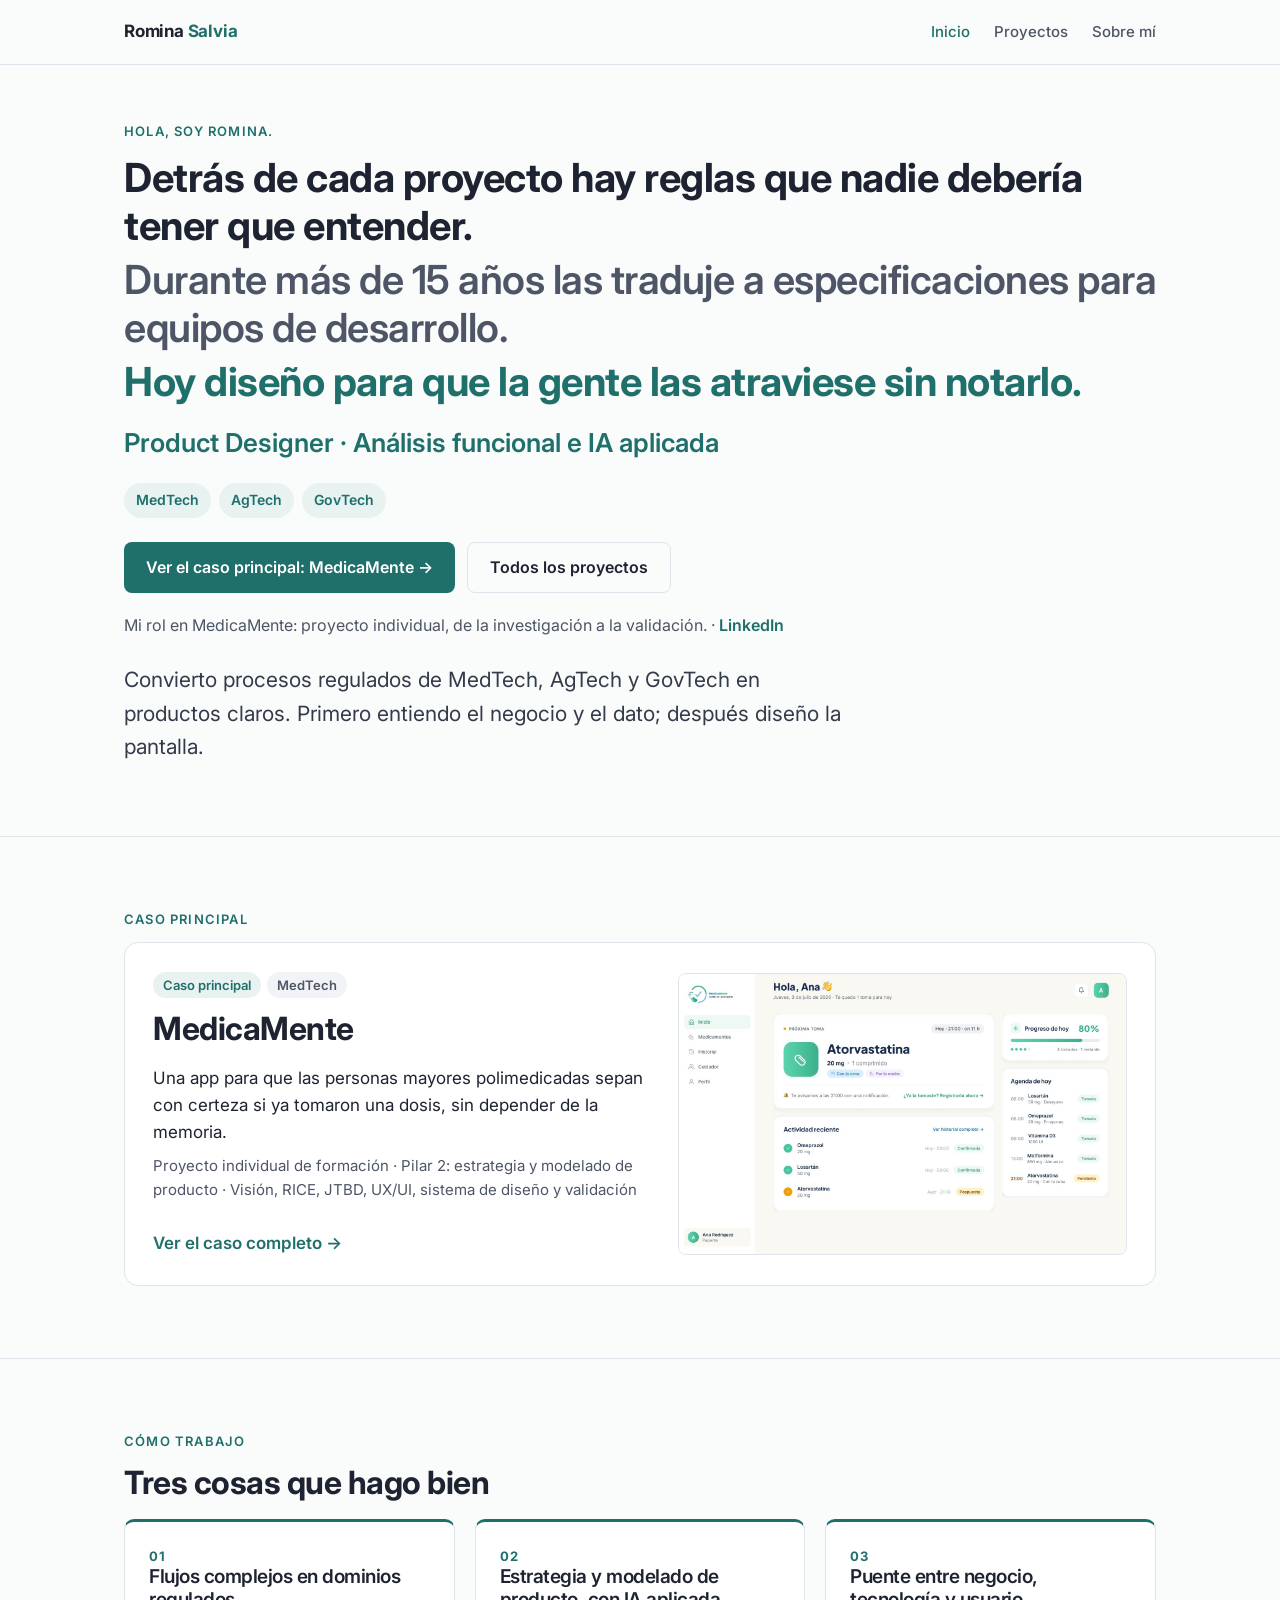
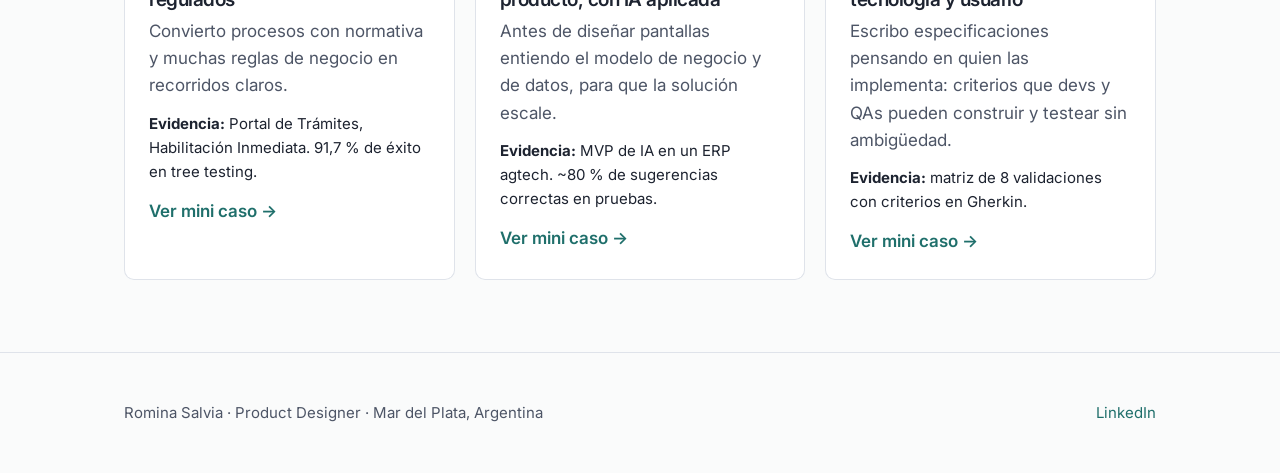
<file: index.html>
<!doctype html><html lang="es"><head><meta charset="utf-8"><meta name="viewport" content="width=device-width,initial-scale=1">
<title>Romina Salvia · Product Designer</title><meta name="description" content="Product Designer. Convierto procesos regulados de MedTech, AgTech y GovTech en productos claros.">
<link rel="preconnect" href="https://fonts.googleapis.com"><link rel="preconnect" href="https://fonts.gstatic.com" crossorigin>
<link href="https://fonts.googleapis.com/css2?family=Inter:wght@400;500;600;700&display=swap" rel="stylesheet">
<link rel="stylesheet" href="assets/style.css"></head><body>
<header class="site-head"><div class="wrap"><a class="brand" href="index.html">Romina <span>Salvia</span></a><nav class="nav"><a href="index.html" aria-current=page>Inicio</a><a href="proyectos/index.html">Proyectos</a><a href="sobre-mi.html">Sobre mí</a></nav></div></header>
<main>
<section class="hero"><div class="wrap">
<p class="eyebrow">Hola, soy Romina.</p>
<h1 class="story"><span>Detrás de cada proyecto hay reglas que nadie debería tener que entender.</span> <span>Durante más de 15 años las traduje a especificaciones para equipos de desarrollo.</span> <span>Hoy diseño para que la gente las atraviese sin notarlo.</span></h1>
<p class="role">Product Designer · Análisis funcional e IA aplicada</p>
<div class="tags"><span class="tag">MedTech</span><span class="tag">AgTech</span><span class="tag">GovTech</span></div>
<div class="btns"><a class="btn btn-primary btn-case" href="proyectos/medicamente.html">Ver el caso principal: MedicaMente →</a><a class="btn btn-ghost" href="proyectos/index.html">Todos los proyectos</a></div>
<p class="hero-case">Mi rol en MedicaMente: proyecto individual, de la investigación a la validación. · <a href="https://www.linkedin.com/in/rominasalvia" target="_blank" rel="noopener">LinkedIn</a></p>

<p class="lead">Convierto procesos regulados de MedTech, AgTech y GovTech en productos claros. Primero entiendo el negocio y el dato; después diseño la pantalla.</p></div></section>

<section><div class="wrap">
<p class="eyebrow">Caso principal</p>
<a class="project" href="proyectos/medicamente.html">
<div><span class="badge teal">Caso principal</span><span class="badge">MedTech</span>
<h2 style="margin-top:12px">MedicaMente</h2>
<p>Una app para que las personas mayores polimedicadas sepan con certeza si ya tomaron una dosis, sin depender de la memoria.</p>
<p class="meta">Proyecto individual de formación · Pilar 2: estrategia y modelado de producto · Visión, RICE, JTBD, UX/UI, sistema de diseño y validación</p>
<span class="more">Ver el caso completo →</span></div>
<img src="img/mm_d1_home_desktop.jpg" alt="Pantalla de inicio desktop de MedicaMente con la próxima toma, el progreso del día y la agenda" loading="lazy">
</a>
</div></section>

<section><div class="wrap">
<p class="eyebrow">Cómo trabajo</p><h2>Tres cosas que hago bien</h2>
<div class="grid-3">
<div class="card pillar"><div class="n">01</div><h3>Flujos complejos en dominios regulados</h3><p class="mute">Convierto procesos con normativa y muchas reglas de negocio en recorridos claros.</p><p class="ev"><b>Evidencia:</b> Portal de Trámites, Habilitación Inmediata. 91,7 % de éxito en tree testing.</p><a class="more" href="proyectos/portal-tramites.html">Ver mini caso →</a></div>
<div class="card pillar"><div class="n">02</div><h3>Estrategia y modelado de producto, con IA aplicada</h3><p class="mute">Antes de diseñar pantallas entiendo el modelo de negocio y de datos, para que la solución escale.</p><p class="ev"><b>Evidencia:</b> MVP de IA en un ERP agtech. ~80 % de sugerencias correctas en pruebas.</p><a class="more" href="proyectos/index.html#mvp-ia">Ver mini caso →</a></div>
<div class="card pillar"><div class="n">03</div><h3>Puente entre negocio, tecnología y usuario</h3><p class="mute">Escribo especificaciones pensando en quien las implementa: criterios que devs y QAs pueden construir y testear sin ambigüedad.</p><p class="ev"><b>Evidencia:</b> matriz de 8 validaciones con criterios en Gherkin.</p><a class="more" href="proyectos/index.html#matriz">Ver mini caso →</a></div>
</div></div></section>
</main>
<footer class="site-foot"><div class="wrap"><span>Romina Salvia · Product Designer · Mar del Plata, Argentina</span><span><a href="https://www.linkedin.com/in/rominasalvia" target="_blank" rel="noopener">LinkedIn</a></span></div></footer>
</body></html>
</file>
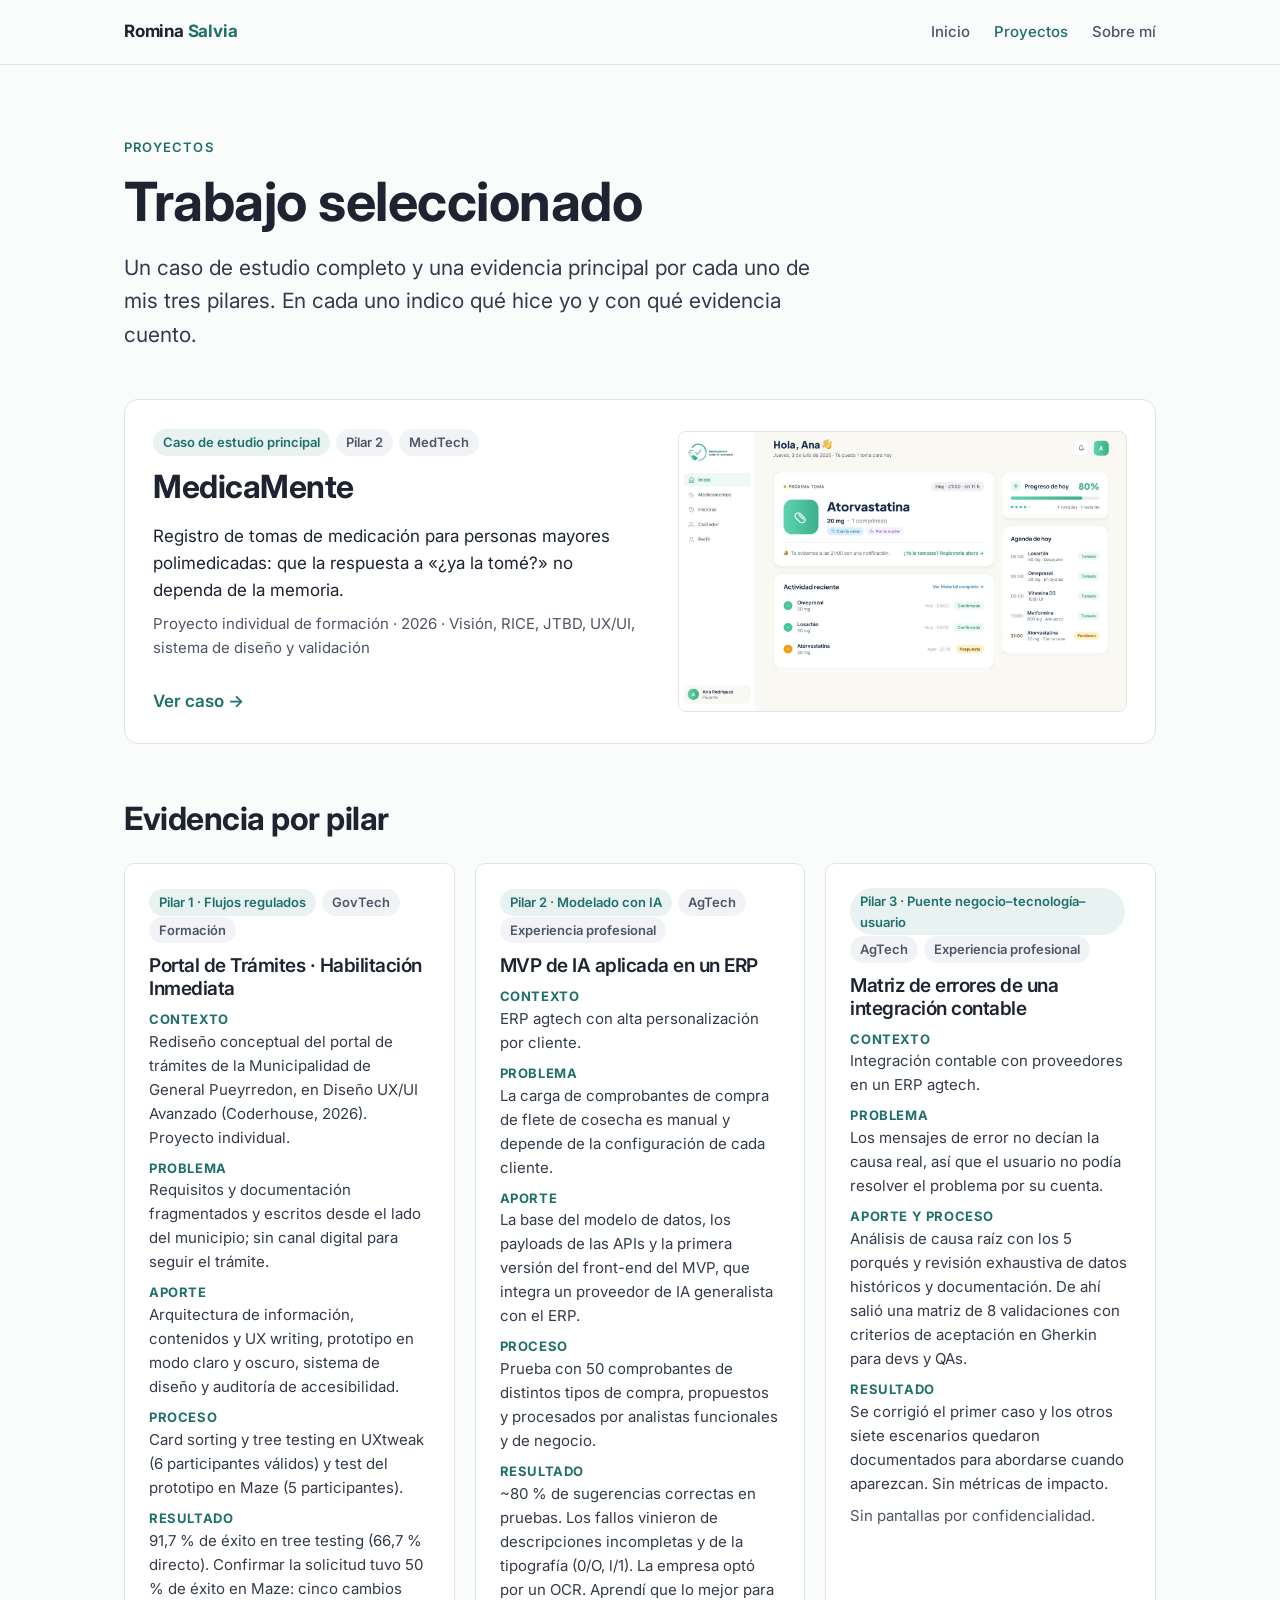
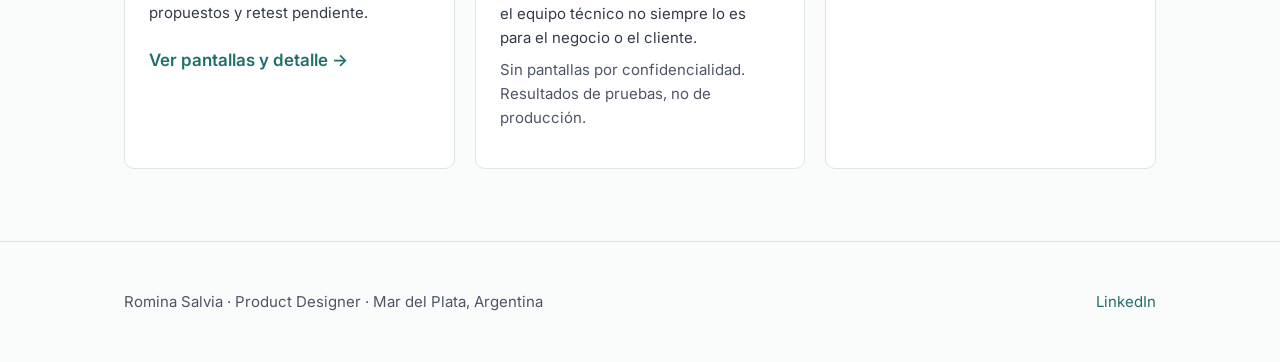
<file: proyectos/index.html>
<!doctype html><html lang="es"><head><meta charset="utf-8"><meta name="viewport" content="width=device-width,initial-scale=1">
<title>Proyectos · Romina Salvia</title><meta name="description" content="Casos de diseño de producto de Romina Salvia.">
<link rel="preconnect" href="https://fonts.googleapis.com"><link rel="preconnect" href="https://fonts.gstatic.com" crossorigin>
<link href="https://fonts.googleapis.com/css2?family=Inter:wght@400;500;600;700&display=swap" rel="stylesheet">
<link rel="stylesheet" href="../assets/style.css"></head><body>
<header class="site-head"><div class="wrap"><a class="brand" href="../index.html">Romina <span>Salvia</span></a><nav class="nav"><a href="../index.html">Inicio</a><a href="../proyectos/index.html" aria-current=page>Proyectos</a><a href="../sobre-mi.html">Sobre mí</a></nav></div></header>
<main>
<section class="case-hero"><div class="wrap">
<p class="eyebrow">Proyectos</p><h1>Trabajo seleccionado</h1>
<p class="lead" style="margin-top:16px">Un caso de estudio completo y una evidencia principal por cada uno de mis tres pilares. En cada uno indico qué hice yo y con qué evidencia cuento.</p>
</div></section>
<section style="padding-top:0;border-top:0"><div class="wrap" style="display:grid;gap:24px">
<a class="project" href="medicamente.html">
<div><span class="badge teal">Caso de estudio principal</span><span class="badge">Pilar 2</span><span class="badge">MedTech</span>
<h2 style="margin-top:12px">MedicaMente</h2>
<p>Registro de tomas de medicación para personas mayores polimedicadas: que la respuesta a «¿ya la tomé?» no dependa de la memoria.</p>
<p class="meta">Proyecto individual de formación · 2026 · Visión, RICE, JTBD, UX/UI, sistema de diseño y validación</p><span class="more">Ver caso →</span></div>
<img src="../img/mm_d1_home_desktop.jpg" alt="Inicio desktop de MedicaMente" loading="lazy"></a>
<h2 style="margin:32px 0 0">Evidencia por pilar</h2>
<div class="grid-3">
<article class="card mini" id="portal"><span class="badge teal">Pilar 1 · Flujos regulados</span><span class="badge">GovTech</span><span class="badge">Formación</span><h3 style="margin-top:12px">Portal de Trámites · Habilitación Inmediata</h3><dl><div><dt>Contexto</dt><dd>Rediseño conceptual del portal de trámites de la Municipalidad de General Pueyrredon, en Diseño UX/UI Avanzado (Coderhouse, 2026). Proyecto individual.</dd></div><div><dt>Problema</dt><dd>Requisitos y documentación fragmentados y escritos desde el lado del municipio; sin canal digital para seguir el trámite.</dd></div><div><dt>Aporte</dt><dd>Arquitectura de información, contenidos y UX writing, prototipo en modo claro y oscuro, sistema de diseño y auditoría de accesibilidad.</dd></div><div><dt>Proceso</dt><dd>Card sorting y tree testing en UXtweak (6 participantes válidos) y test del prototipo en Maze (5 participantes).</dd></div><div><dt>Resultado</dt><dd>91,7 % de éxito en tree testing (66,7 % directo). Confirmar la solicitud tuvo 50 % de éxito en Maze: cinco cambios propuestos y retest pendiente.</dd></div></dl><a class="more" href="portal-tramites.html">Ver pantallas y detalle →</a></article>
<article class="card mini" id="mvp-ia"><span class="badge teal">Pilar 2 · Modelado con IA</span><span class="badge">AgTech</span><span class="badge">Experiencia profesional</span><h3 style="margin-top:12px">MVP de IA aplicada en un ERP</h3><dl><div><dt>Contexto</dt><dd>ERP agtech con alta personalización por cliente.</dd></div><div><dt>Problema</dt><dd>La carga de comprobantes de compra de flete de cosecha es manual y depende de la configuración de cada cliente.</dd></div><div><dt>Aporte</dt><dd>La base del modelo de datos, los payloads de las APIs y la primera versión del front-end del MVP, que integra un proveedor de IA generalista con el ERP.</dd></div><div><dt>Proceso</dt><dd>Prueba con 50 comprobantes de distintos tipos de compra, propuestos y procesados por analistas funcionales y de negocio.</dd></div><div><dt>Resultado</dt><dd>~80 % de sugerencias correctas en pruebas. Los fallos vinieron de descripciones incompletas y de la tipografía (0/O, l/1). La empresa optó por un OCR. Aprendí que lo mejor para el equipo técnico no siempre lo es para el negocio o el cliente.</dd></div></dl><p class="meta">Sin pantallas por confidencialidad. Resultados de pruebas, no de producción.</p></article>
<article class="card mini" id="matriz"><span class="badge teal">Pilar 3 · Puente negocio–tecnología–usuario</span><span class="badge">AgTech</span><span class="badge">Experiencia profesional</span><h3 style="margin-top:12px">Matriz de errores de una integración contable</h3><dl><div><dt>Contexto</dt><dd>Integración contable con proveedores en un ERP agtech.</dd></div><div><dt>Problema</dt><dd>Los mensajes de error no decían la causa real, así que el usuario no podía resolver el problema por su cuenta.</dd></div><div><dt>Aporte y proceso</dt><dd>Análisis de causa raíz con los 5 porqués y revisión exhaustiva de datos históricos y documentación. De ahí salió una matriz de 8 validaciones con criterios de aceptación en Gherkin para devs y QAs.</dd></div><div><dt>Resultado</dt><dd>Se corrigió el primer caso y los otros siete escenarios quedaron documentados para abordarse cuando aparezcan. Sin métricas de impacto.</dd></div></dl><p class="meta">Sin pantallas por confidencialidad.</p></article>
</div></div></section>
</main>
<footer class="site-foot"><div class="wrap"><span>Romina Salvia · Product Designer · Mar del Plata, Argentina</span><span><a href="https://www.linkedin.com/in/rominasalvia" target="_blank" rel="noopener">LinkedIn</a></span></div></footer>
</body></html>
</file>
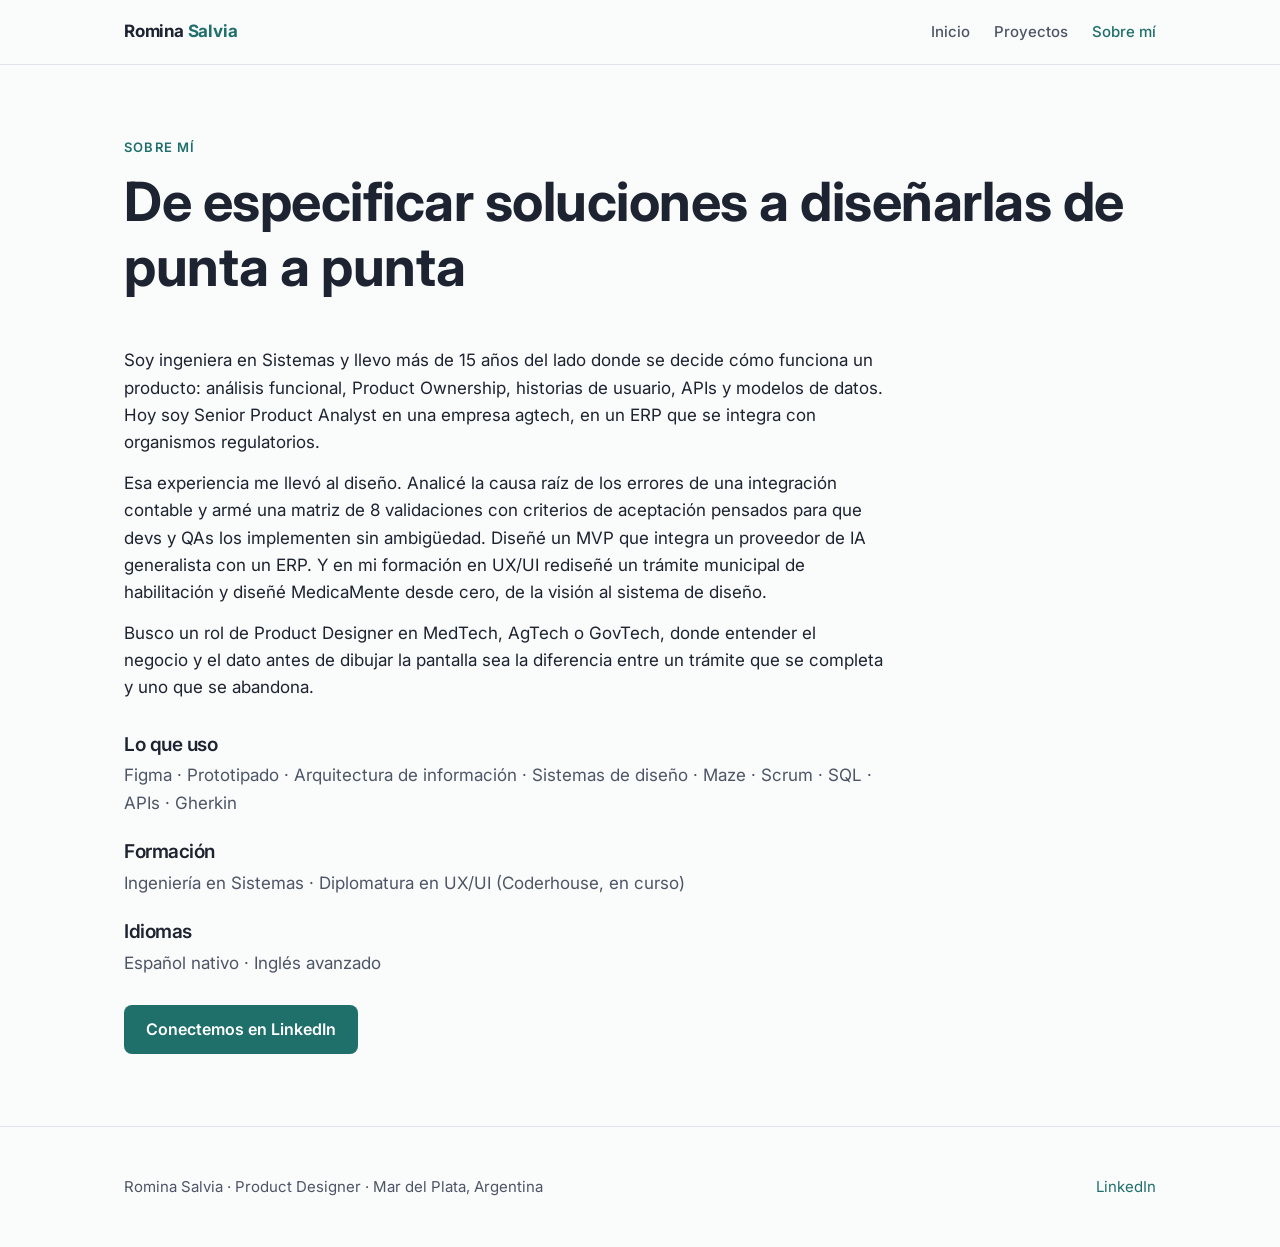
<file: sobre-mi.html>
<!doctype html><html lang="es"><head><meta charset="utf-8"><meta name="viewport" content="width=device-width,initial-scale=1">
<title>Sobre mí · Romina Salvia</title><meta name="description" content="Ingeniera en Sistemas y Product Designer.">
<link rel="preconnect" href="https://fonts.googleapis.com"><link rel="preconnect" href="https://fonts.gstatic.com" crossorigin>
<link href="https://fonts.googleapis.com/css2?family=Inter:wght@400;500;600;700&display=swap" rel="stylesheet">
<link rel="stylesheet" href="assets/style.css"></head><body>
<header class="site-head"><div class="wrap"><a class="brand" href="index.html">Romina <span>Salvia</span></a><nav class="nav"><a href="index.html">Inicio</a><a href="proyectos/index.html">Proyectos</a><a href="sobre-mi.html" aria-current=page>Sobre mí</a></nav></div></header>
<main>
<section class="case-hero"><div class="wrap">
<p class="eyebrow">Sobre mí</p><h1>De especificar soluciones a diseñarlas de punta a punta</h1>
</div></section>
<section style="padding-top:0;border-top:0"><div class="wrap prose">
<p>Soy ingeniera en Sistemas y llevo más de 15 años del lado donde se decide cómo funciona un producto: análisis funcional, Product Ownership, historias de usuario, APIs y modelos de datos. Hoy soy Senior Product Analyst en una empresa agtech, en un ERP que se integra con organismos regulatorios.</p>
<p>Esa experiencia me llevó al diseño. Analicé la causa raíz de los errores de una integración contable y armé una matriz de 8 validaciones con criterios de aceptación pensados para que devs y QAs los implementen sin ambigüedad. Diseñé un MVP que integra un proveedor de IA generalista con un ERP. Y en mi formación en UX/UI rediseñé un trámite municipal de habilitación y diseñé MedicaMente desde cero, de la visión al sistema de diseño.</p>
<p>Busco un rol de Product Designer en MedTech, AgTech o GovTech, donde entender el negocio y el dato antes de dibujar la pantalla sea la diferencia entre un trámite que se completa y uno que se abandona.</p>
<h3 style="margin-top:32px">Lo que uso</h3>
<p class="mute">Figma · Prototipado · Arquitectura de información · Sistemas de diseño · Maze · Scrum · SQL · APIs · Gherkin</p>
<h3 style="margin-top:24px">Formación</h3>
<p class="mute">Ingeniería en Sistemas · Diplomatura en UX/UI (Coderhouse, en curso)</p>
<h3 style="margin-top:24px">Idiomas</h3>
<p class="mute">Español nativo · Inglés avanzado</p>
<div class="btns" style="margin-top:28px"><a class="btn btn-primary" href="https://www.linkedin.com/in/rominasalvia" target="_blank" rel="noopener">Conectemos en LinkedIn</a></div>
</div></section>
</main>
<footer class="site-foot"><div class="wrap"><span>Romina Salvia · Product Designer · Mar del Plata, Argentina</span><span><a href="https://www.linkedin.com/in/rominasalvia" target="_blank" rel="noopener">LinkedIn</a></span></div></footer>
</body></html>
</file>
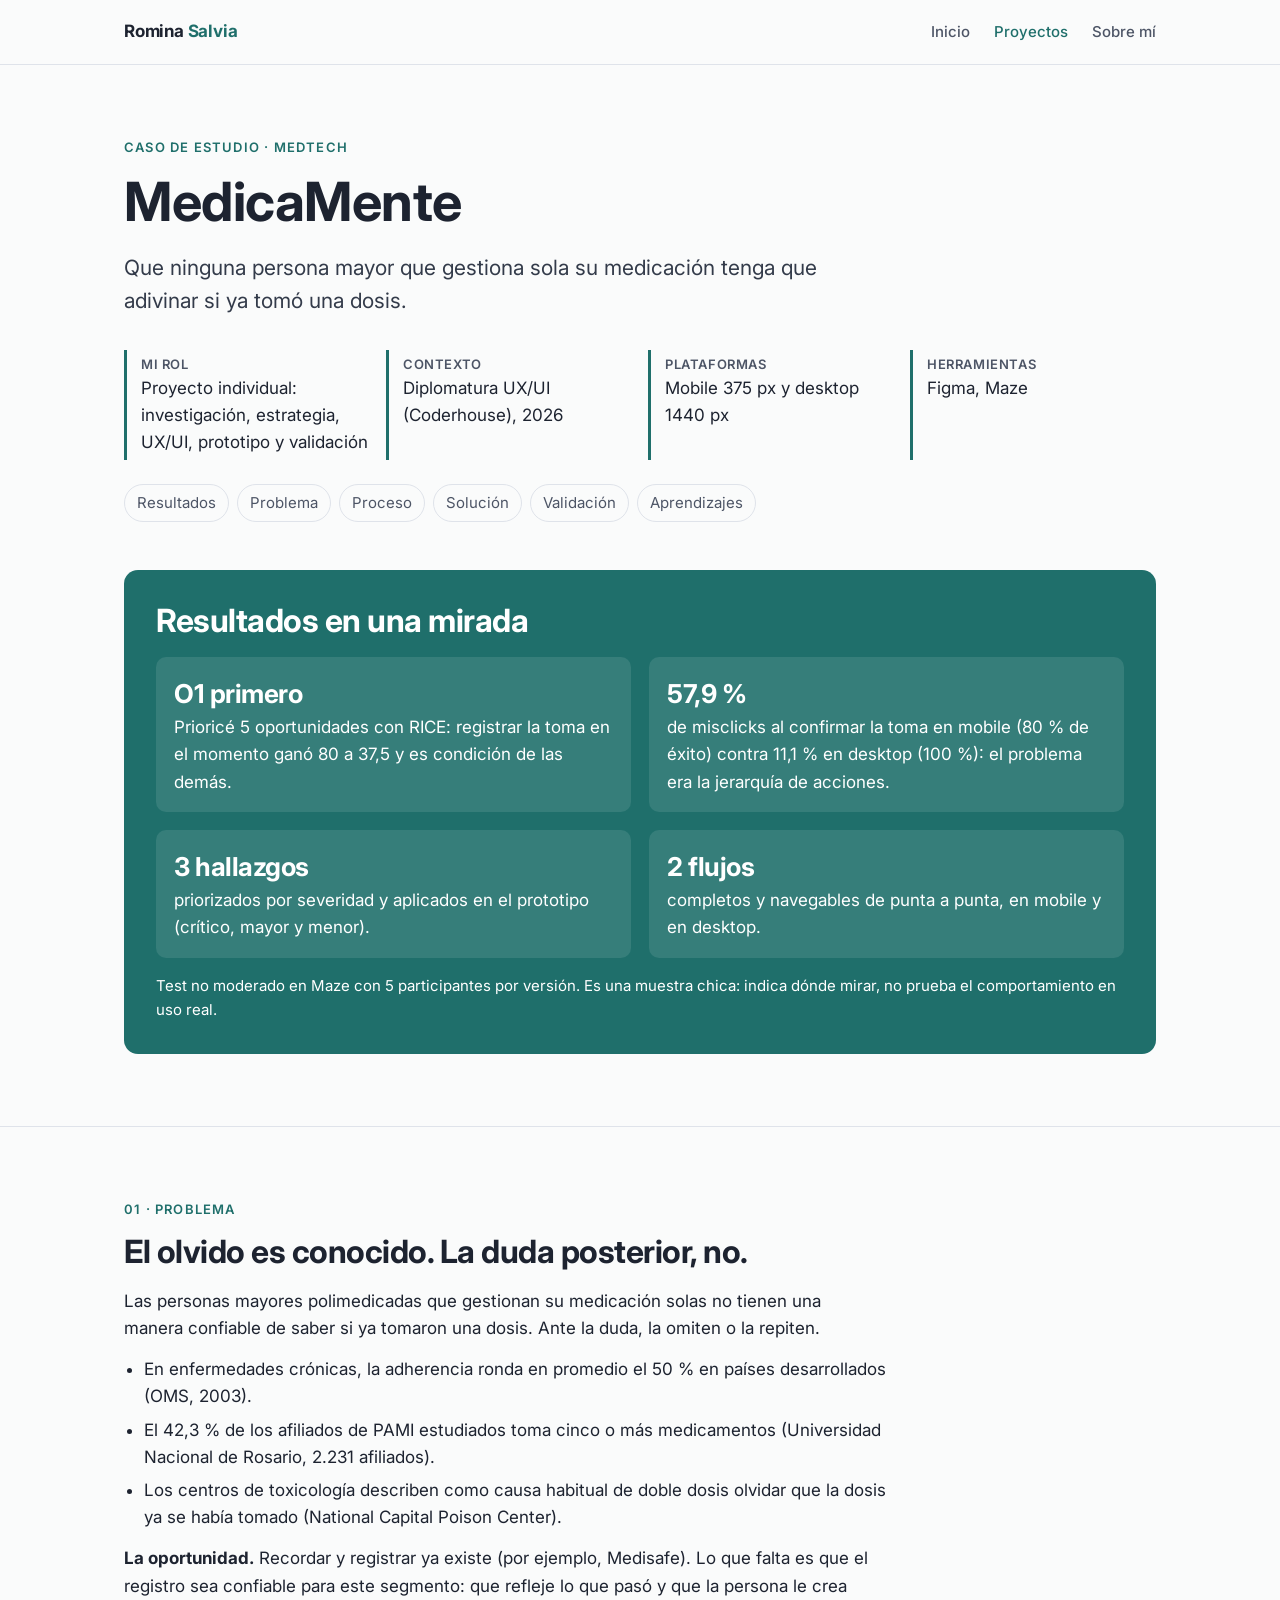
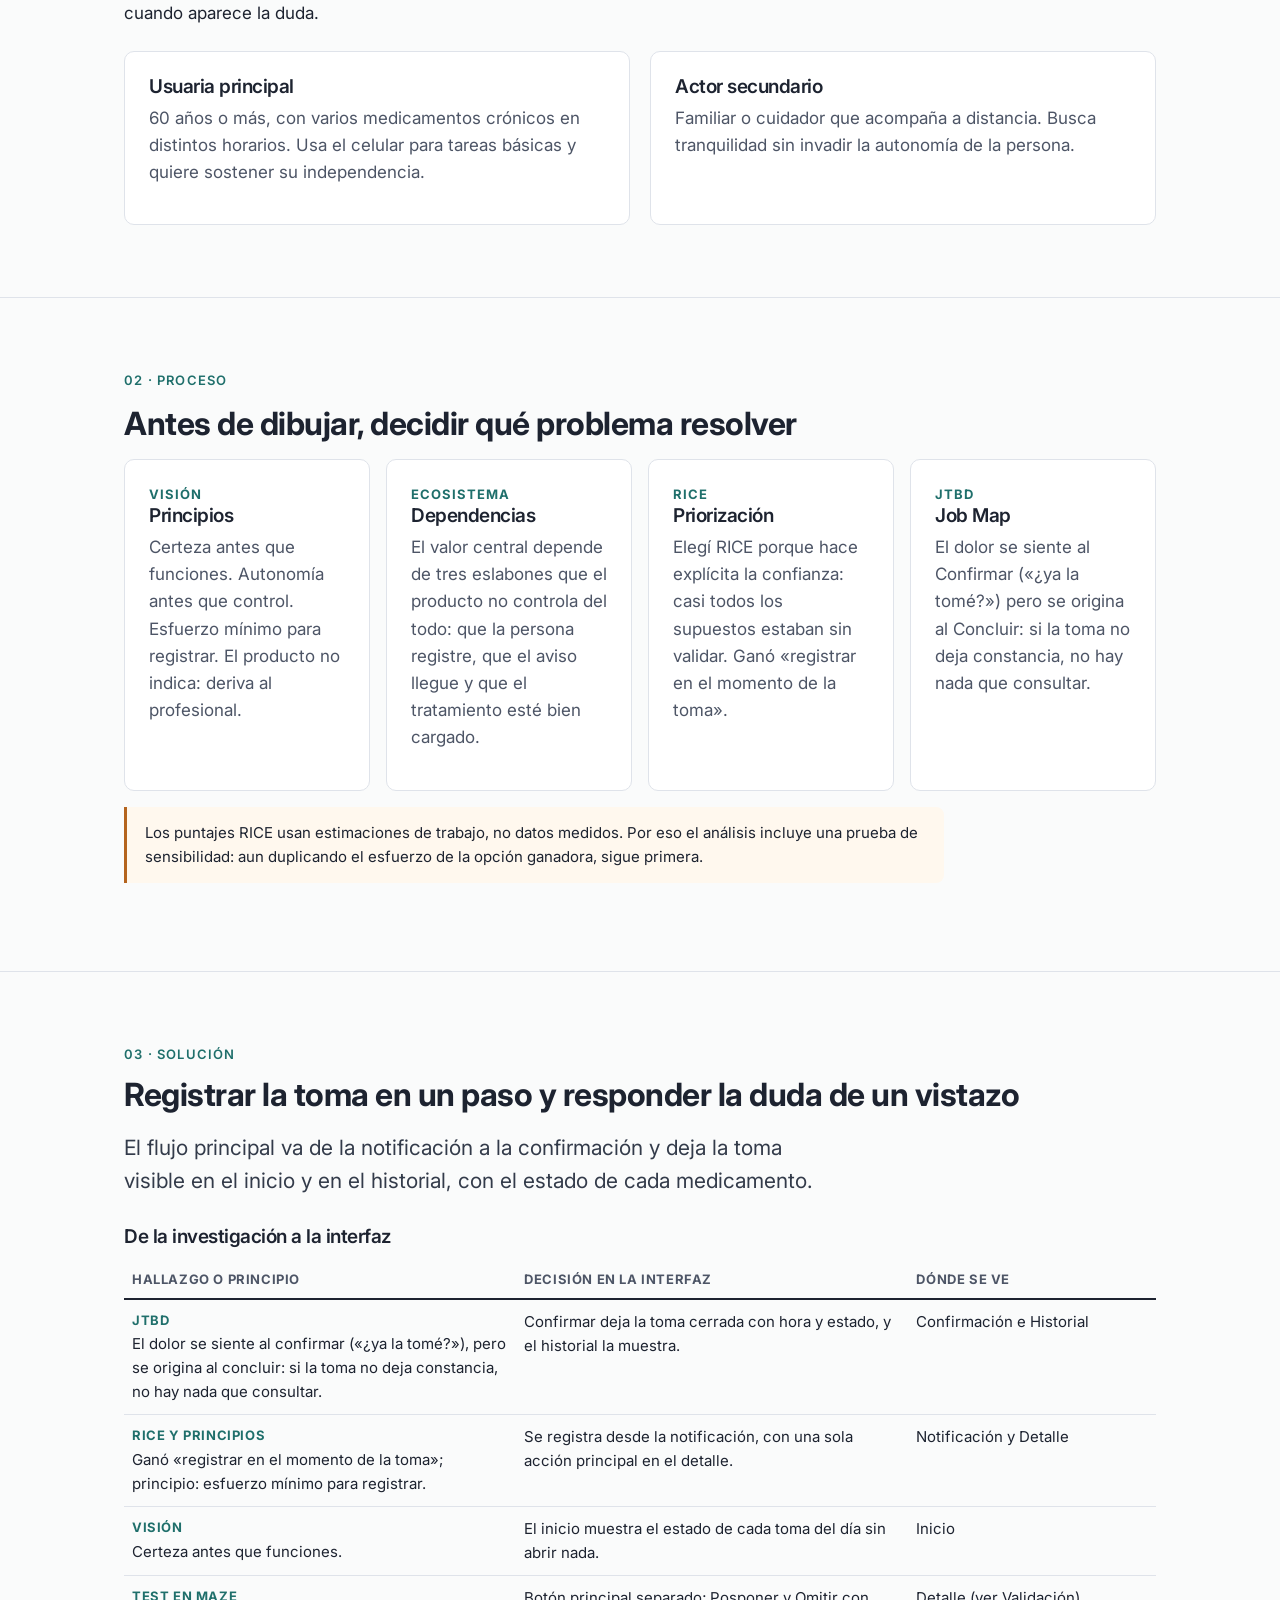
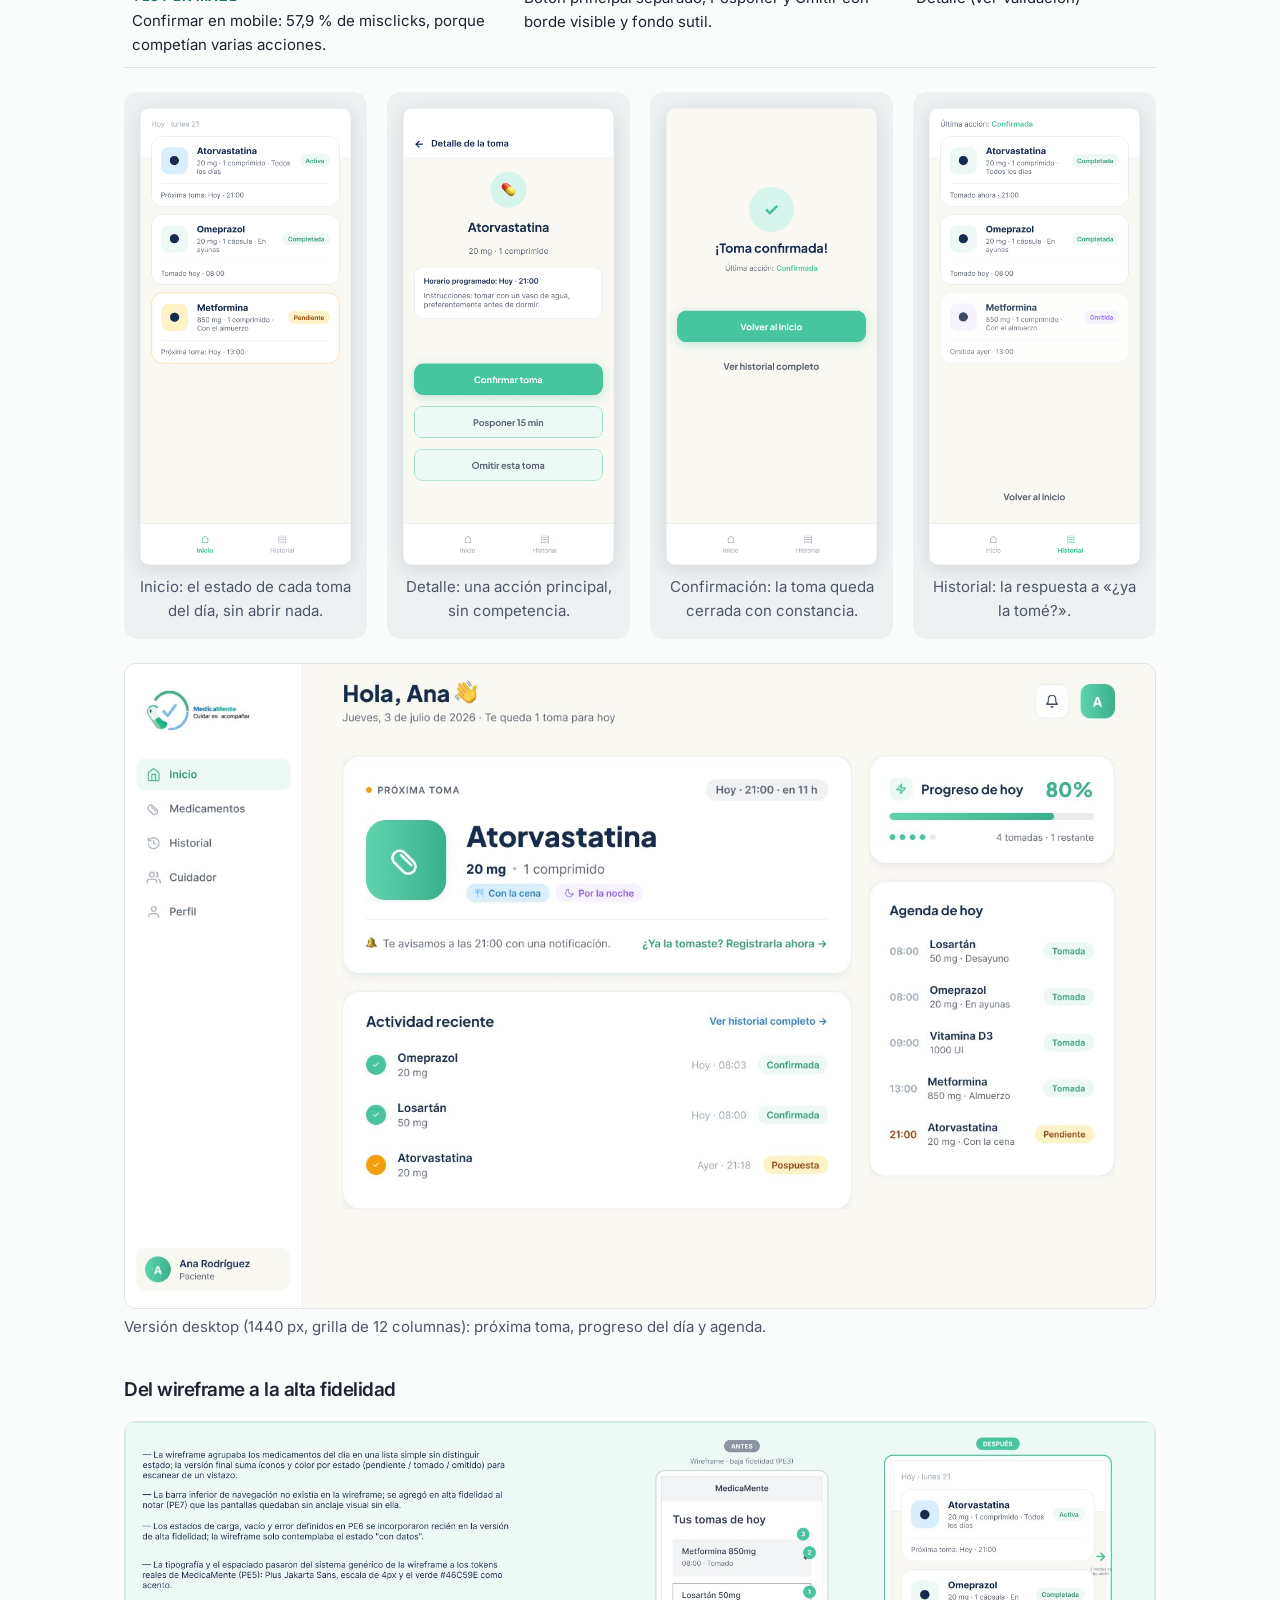
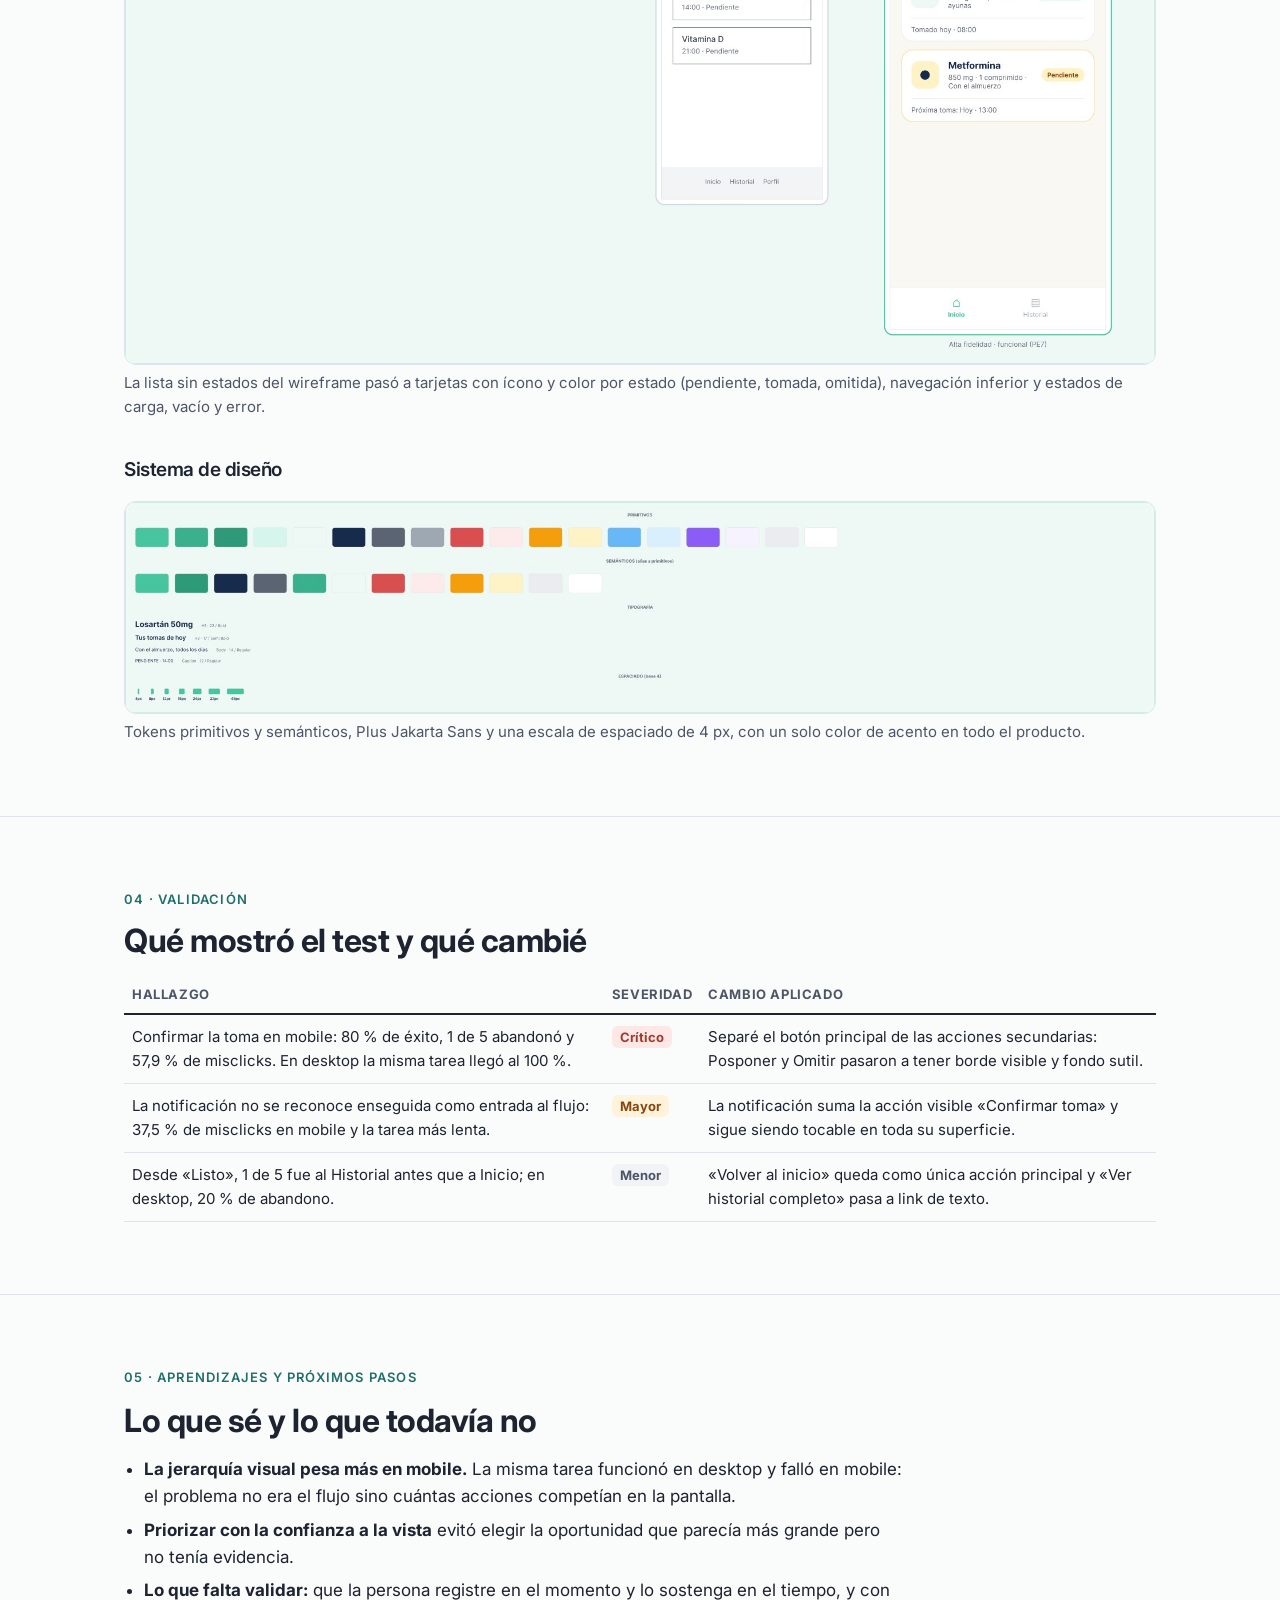
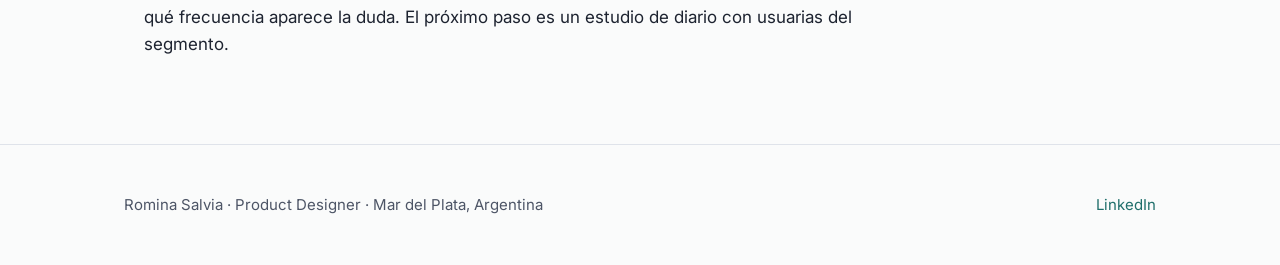
<file: proyectos/medicamente.html>
<!doctype html><html lang="es"><head><meta charset="utf-8"><meta name="viewport" content="width=device-width,initial-scale=1">
<title>MedicaMente · Caso de estudio</title><meta name="description" content="Caso de estudio de MedicaMente: registro de tomas de medicación para personas mayores.">
<link rel="preconnect" href="https://fonts.googleapis.com"><link rel="preconnect" href="https://fonts.gstatic.com" crossorigin>
<link href="https://fonts.googleapis.com/css2?family=Inter:wght@400;500;600;700&display=swap" rel="stylesheet">
<link rel="stylesheet" href="../assets/style.css"></head><body>
<header class="site-head"><div class="wrap"><a class="brand" href="../index.html">Romina <span>Salvia</span></a><nav class="nav"><a href="../index.html">Inicio</a><a href="../proyectos/index.html" aria-current=page>Proyectos</a><a href="../sobre-mi.html">Sobre mí</a></nav></div></header>
<main>
<section class="case-hero"><div class="wrap">
<p class="eyebrow">Caso de estudio · MedTech</p>
<h1>MedicaMente</h1>
<p class="lead" style="margin-top:16px">Que ninguna persona mayor que gestiona sola su medicación tenga que adivinar si ya tomó una dosis.</p>
<div class="facts">
<div class="fact"><b>Mi rol</b>Proyecto individual: investigación, estrategia, UX/UI, prototipo y validación</div>
<div class="fact"><b>Contexto</b>Diplomatura UX/UI (Coderhouse), 2026</div>
<div class="fact"><b>Plataformas</b>Mobile 375 px y desktop 1440 px</div>
<div class="fact"><b>Herramientas</b>Figma, Maze</div>
</div>
<div class="toc"><a href="#resultados">Resultados</a><a href="#problema">Problema</a><a href="#proceso">Proceso</a><a href="#solucion">Solución</a><a href="#validacion">Validación</a><a href="#aprendizajes">Aprendizajes</a></div>
</div></section>

<section id="resultados" style="border-top:0;padding-top:0"><div class="wrap">
<div class="results"><h2>Resultados en una mirada</h2>
<ul>
<li><b>O1 primero</b>Prioricé 5 oportunidades con RICE: registrar la toma en el momento ganó 80 a 37,5 y es condición de las demás.</li>
<li><b>57,9&nbsp;%</b>de misclicks al confirmar la toma en mobile (80&nbsp;% de éxito) contra 11,1&nbsp;% en desktop (100&nbsp;%): el problema era la jerarquía de acciones.</li>
<li><b>3 hallazgos</b>priorizados por severidad y aplicados en el prototipo (crítico, mayor y menor).</li>
<li><b>2 flujos</b>completos y navegables de punta a punta, en mobile y en desktop.</li>
</ul>
<p class="note">Test no moderado en Maze con 5 participantes por versión. Es una muestra chica: indica dónde mirar, no prueba el comportamiento en uso real.</p></div>
</div></section>

<section id="problema"><div class="wrap prose">
<p class="eyebrow">01 · Problema</p><h2>El olvido es conocido. La duda posterior, no.</h2>
<p>Las personas mayores polimedicadas que gestionan su medicación solas no tienen una manera confiable de saber si ya tomaron una dosis. Ante la duda, la omiten o la repiten.</p>
<ul>
<li>En enfermedades crónicas, la adherencia ronda en promedio el 50&nbsp;% en países desarrollados (OMS, 2003).</li>
<li>El 42,3&nbsp;% de los afiliados de PAMI estudiados toma cinco o más medicamentos (Universidad Nacional de Rosario, 2.231 afiliados).</li>
<li>Los centros de toxicología describen como causa habitual de doble dosis olvidar que la dosis ya se había tomado (National Capital Poison Center).</li>
</ul>
<p><b>La oportunidad.</b> Recordar y registrar ya existe (por ejemplo, Medisafe). Lo que falta es que el registro sea confiable para este segmento: que refleje lo que pasó y que la persona le crea cuando aparece la duda.</p>
<div class="grid-2" style="margin-top:24px">
<div class="card"><h3>Usuaria principal</h3><p class="mute">60 años o más, con varios medicamentos crónicos en distintos horarios. Usa el celular para tareas básicas y quiere sostener su independencia.</p></div>
<div class="card"><h3>Actor secundario</h3><p class="mute">Familiar o cuidador que acompaña a distancia. Busca tranquilidad sin invadir la autonomía de la persona.</p></div>
</div>
</div></section>

<section id="proceso"><div class="wrap prose">
<p class="eyebrow">02 · Proceso</p><h2>Antes de dibujar, decidir qué problema resolver</h2>
<div class="steps">
<div class="card step"><div class="k">VISIÓN</div><h3>Principios</h3><p class="mute">Certeza antes que funciones. Autonomía antes que control. Esfuerzo mínimo para registrar. El producto no indica: deriva al profesional.</p></div>
<div class="card step"><div class="k">ECOSISTEMA</div><h3>Dependencias</h3><p class="mute">El valor central depende de tres eslabones que el producto no controla del todo: que la persona registre, que el aviso llegue y que el tratamiento esté bien cargado.</p></div>
<div class="card step"><div class="k">RICE</div><h3>Priorización</h3><p class="mute">Elegí RICE porque hace explícita la confianza: casi todos los supuestos estaban sin validar. Ganó «registrar en el momento de la toma».</p></div>
<div class="card step"><div class="k">JTBD</div><h3>Job Map</h3><p class="mute">El dolor se siente al Confirmar («¿ya la tomé?») pero se origina al Concluir: si la toma no deja constancia, no hay nada que consultar.</p></div>
</div>
<div class="callout">Los puntajes RICE usan estimaciones de trabajo, no datos medidos. Por eso el análisis incluye una prueba de sensibilidad: aun duplicando el esfuerzo de la opción ganadora, sigue primera.</div>
</div></section>

<section id="solucion"><div class="wrap">
<p class="eyebrow">03 · Solución</p><h2>Registrar la toma en un paso y responder la duda de un vistazo</h2>
<p class="lead">El flujo principal va de la notificación a la confirmación y deja la toma visible en el inicio y en el historial, con el estado de cada medicamento.</p>
<h3 style="margin-top:28px">De la investigación a la interfaz</h3>
<table class="map"><tr><th>Hallazgo o principio</th><th>Decisión en la interfaz</th><th>Dónde se ve</th></tr>
<tr><td><span class="src">JTBD</span>El dolor se siente al confirmar («¿ya la tomé?»), pero se origina al concluir: si la toma no deja constancia, no hay nada que consultar.</td><td>Confirmar deja la toma cerrada con hora y estado, y el historial la muestra.</td><td>Confirmación e Historial</td></tr>
<tr><td><span class="src">RICE y principios</span>Ganó «registrar en el momento de la toma»; principio: esfuerzo mínimo para registrar.</td><td>Se registra desde la notificación, con una sola acción principal en el detalle.</td><td>Notificación y Detalle</td></tr>
<tr><td><span class="src">Visión</span>Certeza antes que funciones.</td><td>El inicio muestra el estado de cada toma del día sin abrir nada.</td><td>Inicio</td></tr>
<tr><td><span class="src">Test en Maze</span>Confirmar en mobile: 57,9&nbsp;% de misclicks, porque competían varias acciones.</td><td>Botón principal separado; Posponer y Omitir con borde visible y fondo sutil.</td><td>Detalle (ver Validación)</td></tr>
</table>
<div class="screens">
<figure><img src="../img/mm_s1_inicio.png" alt="Inicio mobile con las tomas del día y su estado" loading="lazy"><figcaption>Inicio: el estado de cada toma del día, sin abrir nada.</figcaption></figure>
<figure><img src="../img/mm_s3_detalle.png" alt="Detalle de la toma con el botón Confirmar toma" loading="lazy"><figcaption>Detalle: una acción principal, sin competencia.</figcaption></figure>
<figure><img src="../img/mm_s5_listo.png" alt="Confirmación de toma registrada" loading="lazy"><figcaption>Confirmación: la toma queda cerrada con constancia.</figcaption></figure>
<figure><img src="../img/mm_s6_historial.png" alt="Historial actualizado con tomas completadas y omitidas" loading="lazy"><figcaption>Historial: la respuesta a «¿ya la tomé?».</figcaption></figure>
</div>
<img class="wide" src="../img/mm_d1_home_desktop.jpg" alt="Inicio desktop con la próxima toma, progreso del día y agenda" loading="lazy">
<p class="mute" style="font-size:15px">Versión desktop (1440 px, grilla de 12 columnas): próxima toma, progreso del día y agenda.</p>
<h3 style="margin-top:40px">Del wireframe a la alta fidelidad</h3>
<img class="wide" src="../img/mm_evolucion.jpg" alt="Comparación entre el wireframe de baja fidelidad y la pantalla final" loading="lazy">
<p class="mute" style="font-size:15px">La lista sin estados del wireframe pasó a tarjetas con ícono y color por estado (pendiente, tomada, omitida), navegación inferior y estados de carga, vacío y error.</p>
<h3 style="margin-top:40px">Sistema de diseño</h3>
<img class="wide" src="../img/mm_tokens.jpg" alt="Tokens de color primitivos y semánticos, escala tipográfica y espaciado base 4" loading="lazy">
<p class="mute" style="font-size:15px">Tokens primitivos y semánticos, Plus Jakarta Sans y una escala de espaciado de 4 px, con un solo color de acento en todo el producto.</p>
</div></section>

<section id="validacion"><div class="wrap">
<p class="eyebrow">04 · Validación</p><h2>Qué mostró el test y qué cambié</h2>
<table><tr><th>Hallazgo</th><th>Severidad</th><th>Cambio aplicado</th></tr>
<tr><td>Confirmar la toma en mobile: 80&nbsp;% de éxito, 1 de 5 abandonó y 57,9&nbsp;% de misclicks. En desktop la misma tarea llegó al 100&nbsp;%.</td><td><span class="sev c">Crítico</span></td><td>Separé el botón principal de las acciones secundarias: Posponer y Omitir pasaron a tener borde visible y fondo sutil.</td></tr>
<tr><td>La notificación no se reconoce enseguida como entrada al flujo: 37,5&nbsp;% de misclicks en mobile y la tarea más lenta.</td><td><span class="sev m">Mayor</span></td><td>La notificación suma la acción visible «Confirmar toma» y sigue siendo tocable en toda su superficie.</td></tr>
<tr><td>Desde «Listo», 1 de 5 fue al Historial antes que a Inicio; en desktop, 20&nbsp;% de abandono.</td><td><span class="sev n">Menor</span></td><td>«Volver al inicio» queda como única acción principal y «Ver historial completo» pasa a link de texto.</td></tr>
</table>
</div></section>

<section id="aprendizajes"><div class="wrap prose">
<p class="eyebrow">05 · Aprendizajes y próximos pasos</p><h2>Lo que sé y lo que todavía no</h2>
<ul>
<li><b>La jerarquía visual pesa más en mobile.</b> La misma tarea funcionó en desktop y falló en mobile: el problema no era el flujo sino cuántas acciones competían en la pantalla.</li>
<li><b>Priorizar con la confianza a la vista</b> evitó elegir la oportunidad que parecía más grande pero no tenía evidencia.</li>
<li><b>Lo que falta validar:</b> que la persona registre en el momento y lo sostenga en el tiempo, y con qué frecuencia aparece la duda. El próximo paso es un estudio de diario con usuarias del segmento.</li>
</ul>
</div></section>
</main>
<footer class="site-foot"><div class="wrap"><span>Romina Salvia · Product Designer · Mar del Plata, Argentina</span><span><a href="https://www.linkedin.com/in/rominasalvia" target="_blank" rel="noopener">LinkedIn</a></span></div></footer>
</body></html>
</file>
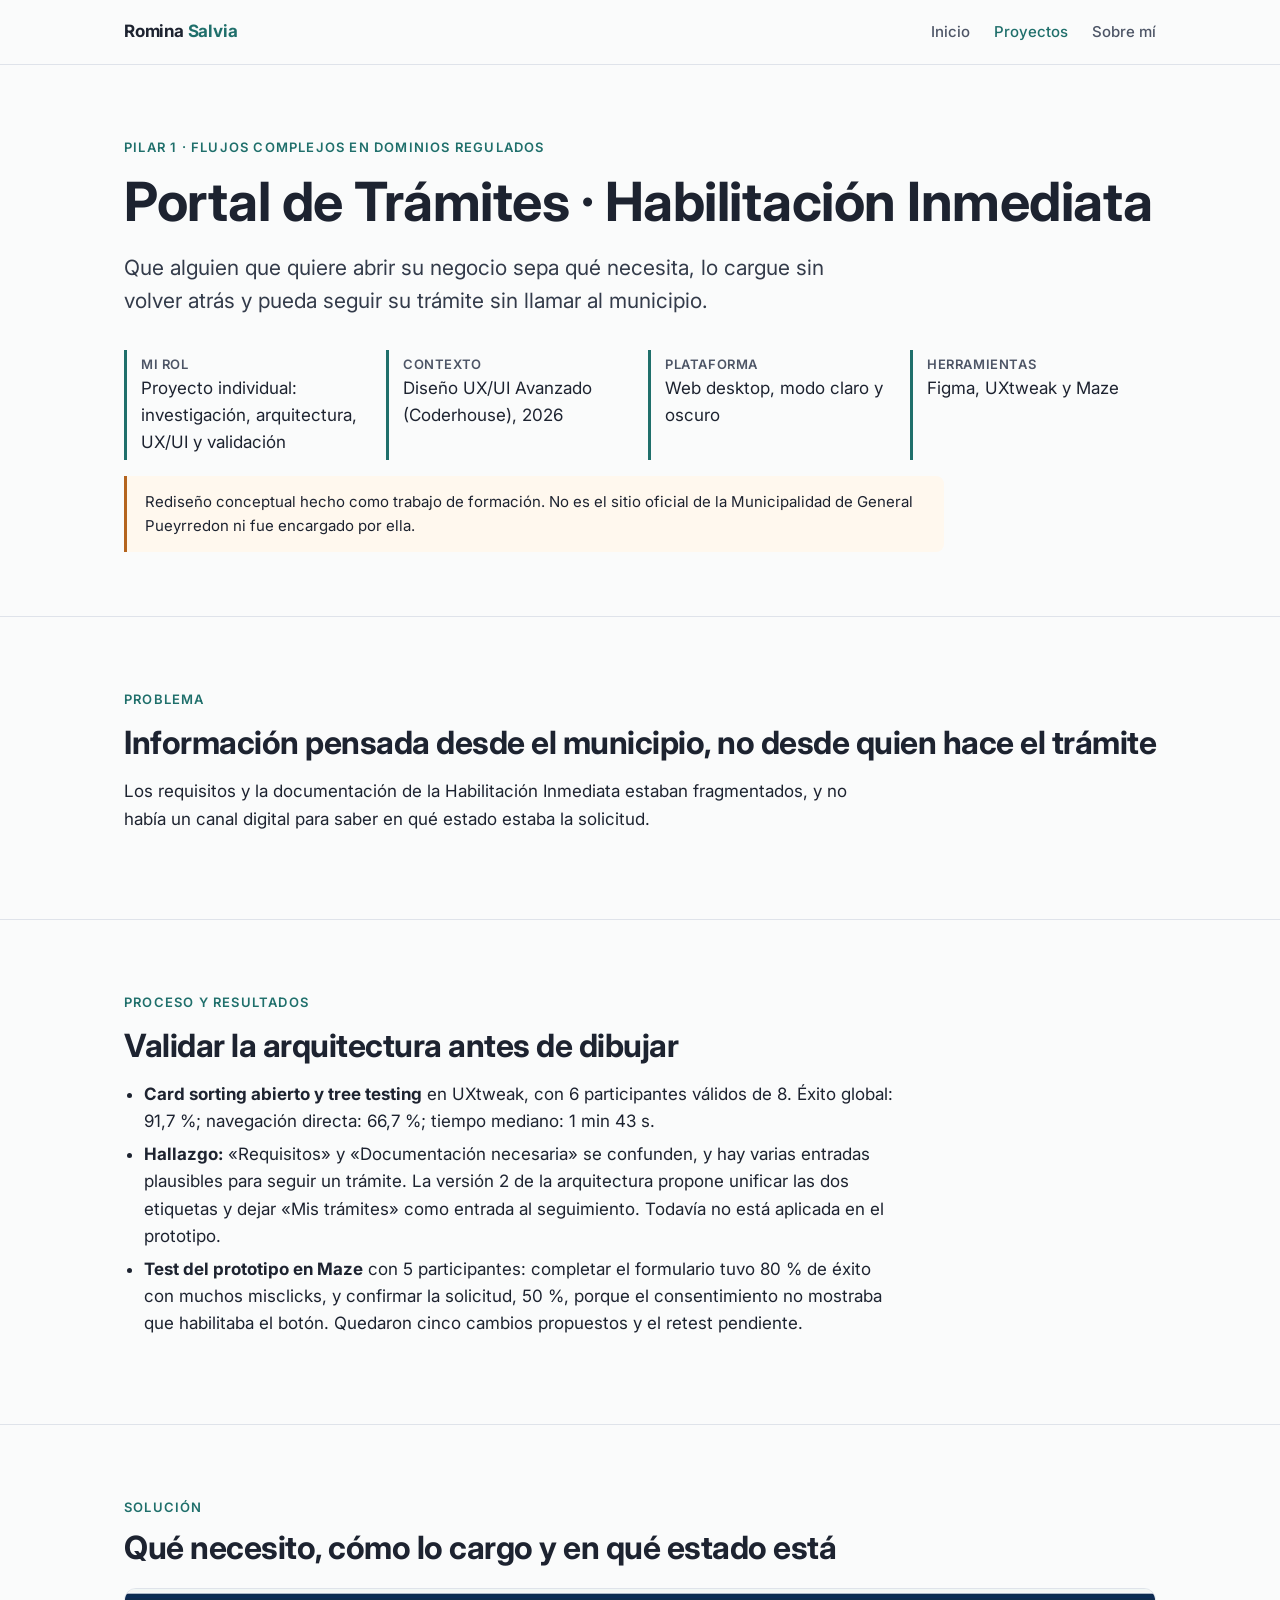
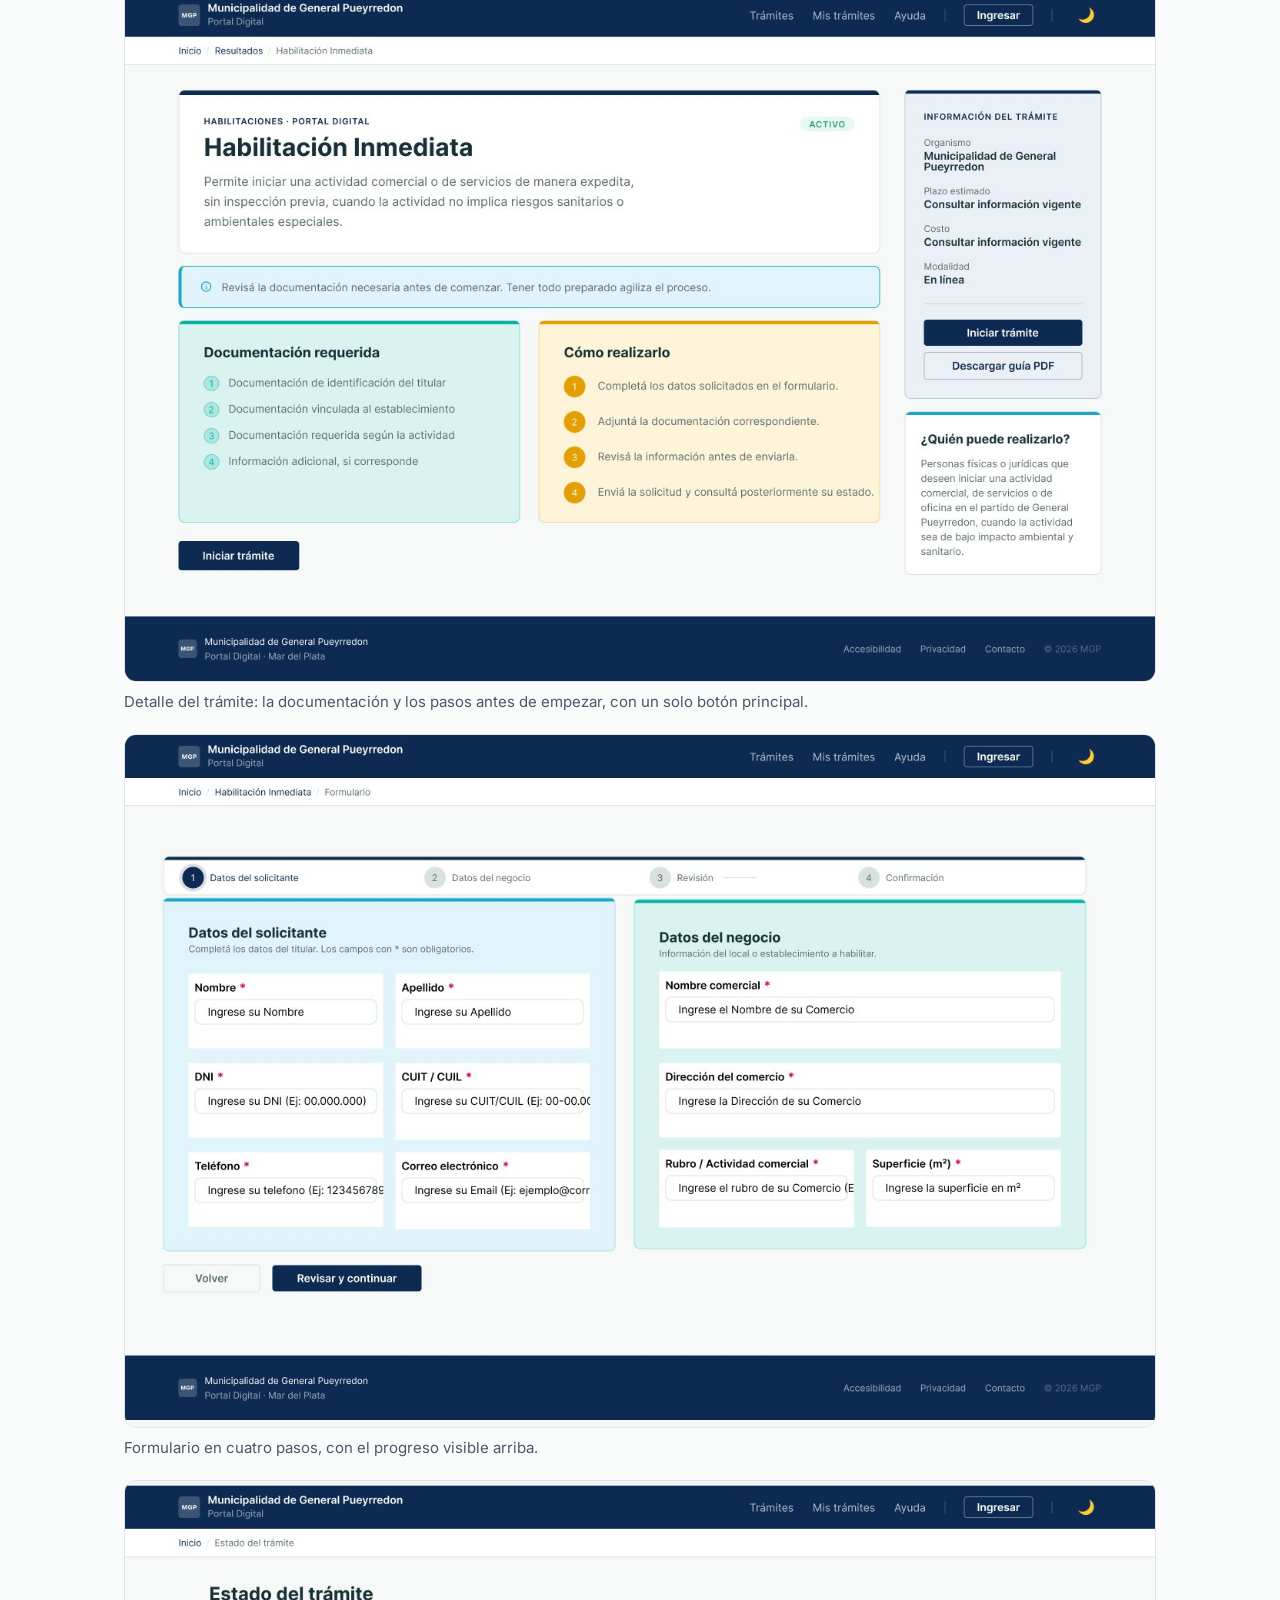
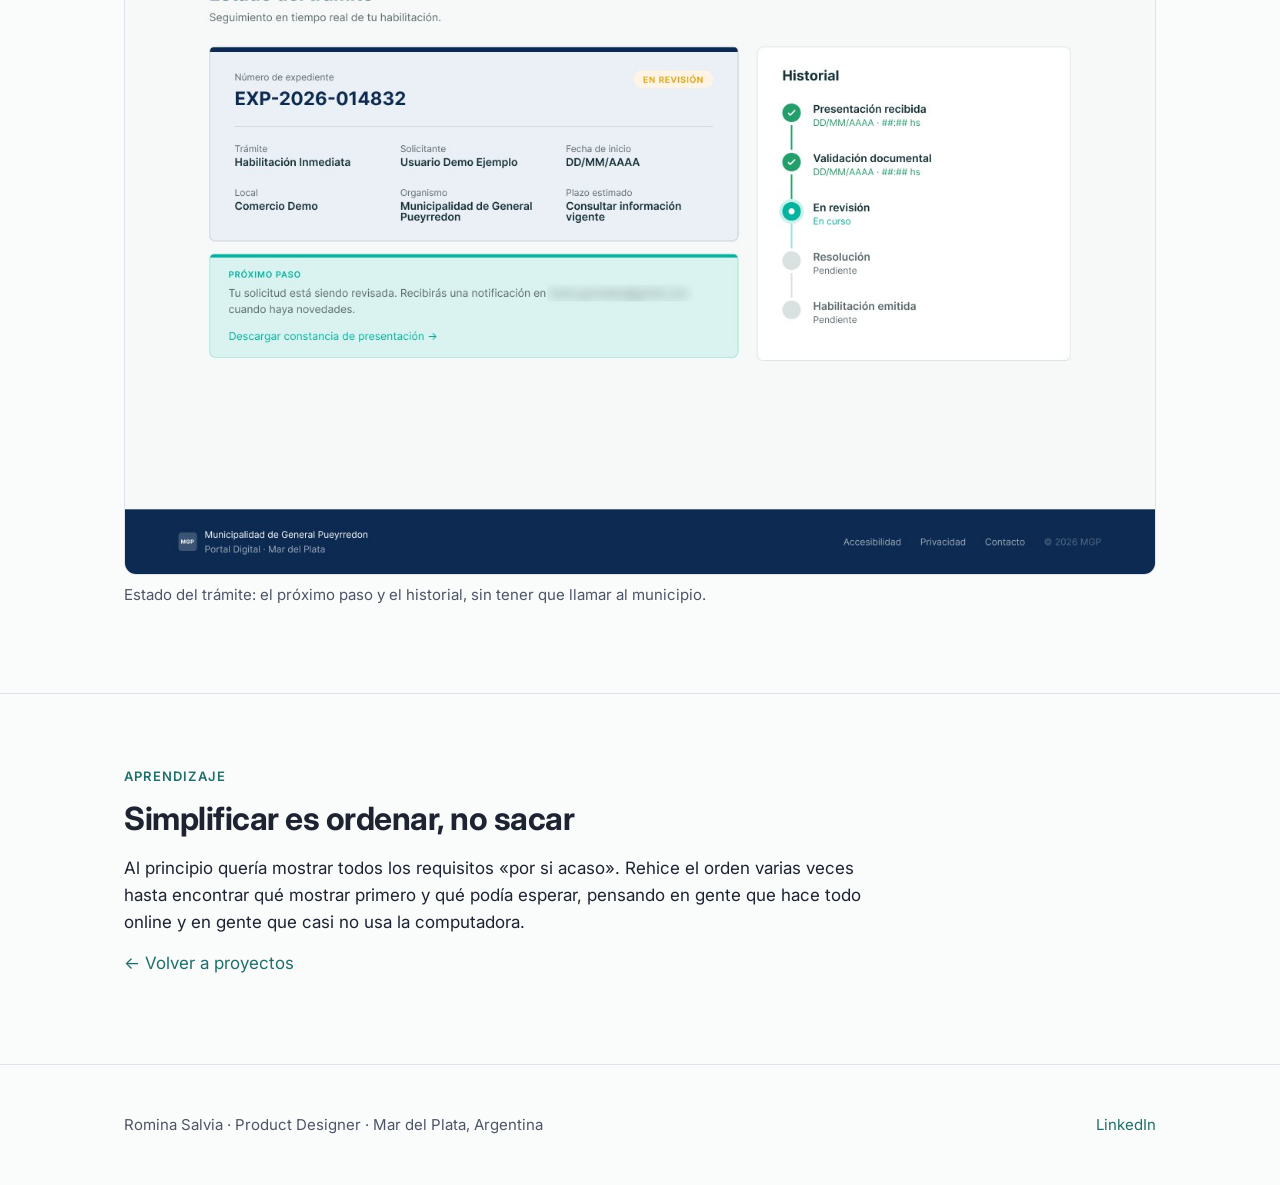
<file: proyectos/portal-tramites.html>
<!doctype html><html lang="es"><head><meta charset="utf-8"><meta name="viewport" content="width=device-width,initial-scale=1">
<title>Portal de Trámites · Romina Salvia</title><meta name="description" content="Mini caso: rediseño conceptual de la Habilitación Inmediata.">
<link rel="preconnect" href="https://fonts.googleapis.com"><link rel="preconnect" href="https://fonts.gstatic.com" crossorigin>
<link href="https://fonts.googleapis.com/css2?family=Inter:wght@400;500;600;700&display=swap" rel="stylesheet">
<link rel="stylesheet" href="../assets/style.css"></head><body>
<header class="site-head"><div class="wrap"><a class="brand" href="../index.html">Romina <span>Salvia</span></a><nav class="nav"><a href="../index.html">Inicio</a><a href="../proyectos/index.html" aria-current=page>Proyectos</a><a href="../sobre-mi.html">Sobre mí</a></nav></div></header>
<main>
<section class="case-hero"><div class="wrap">
<p class="eyebrow">Pilar 1 · Flujos complejos en dominios regulados</p><h1>Portal de Trámites · Habilitación Inmediata</h1>
<p class="lead" style="margin-top:16px">Que alguien que quiere abrir su negocio sepa qué necesita, lo cargue sin volver atrás y pueda seguir su trámite sin llamar al municipio.</p>
<div class="facts"><div class="fact"><b>Mi rol</b>Proyecto individual: investigación, arquitectura, UX/UI y validación</div><div class="fact"><b>Contexto</b>Diseño UX/UI Avanzado (Coderhouse), 2026</div><div class="fact"><b>Plataforma</b>Web desktop, modo claro y oscuro</div><div class="fact"><b>Herramientas</b>Figma, UXtweak y Maze</div></div>
<p class="callout">Rediseño conceptual hecho como trabajo de formación. No es el sitio oficial de la Municipalidad de General Pueyrredon ni fue encargado por ella.</p>
</div></section>
<section><div class="wrap prose">
<p class="eyebrow">Problema</p><h2>Información pensada desde el municipio, no desde quien hace el trámite</h2>
<p>Los requisitos y la documentación de la Habilitación Inmediata estaban fragmentados, y no había un canal digital para saber en qué estado estaba la solicitud.</p>
</div></section>
<section><div class="wrap prose">
<p class="eyebrow">Proceso y resultados</p><h2>Validar la arquitectura antes de dibujar</h2>
<ul>
<li><b>Card sorting abierto y tree testing</b> en UXtweak, con 6 participantes válidos de 8. Éxito global: 91,7 %; navegación directa: 66,7 %; tiempo mediano: 1 min 43 s.</li>
<li><b>Hallazgo:</b> «Requisitos» y «Documentación necesaria» se confunden, y hay varias entradas plausibles para seguir un trámite. La versión 2 de la arquitectura propone unificar las dos etiquetas y dejar «Mis trámites» como entrada al seguimiento. Todavía no está aplicada en el prototipo.</li>
<li><b>Test del prototipo en Maze</b> con 5 participantes: completar el formulario tuvo 80 % de éxito con muchos misclicks, y confirmar la solicitud, 50 %, porque el consentimiento no mostraba que habilitaba el botón. Quedaron cinco cambios propuestos y el retest pendiente.</li>
</ul>
</div></section>
<section><div class="wrap">
<p class="eyebrow">Solución</p><h2>Qué necesito, cómo lo cargo y en qué estado está</h2>
<img class="wide" src="../img/pt_detalle.jpg" alt="Pantalla de detalle de la Habilitación Inmediata: documentación requerida, pasos y datos del trámite" loading="lazy">
<p class="meta">Detalle del trámite: la documentación y los pasos antes de empezar, con un solo botón principal.</p>
<img class="wide" src="../img/pt_formulario.jpg" alt="Formulario de carga en cuatro pasos: datos del solicitante y del negocio" loading="lazy">
<p class="meta">Formulario en cuatro pasos, con el progreso visible arriba.</p>
<img class="wide" src="../img/pt_estado.jpg" alt="Estado del trámite con número de expediente, próximo paso e historial" loading="lazy">
<p class="meta">Estado del trámite: el próximo paso y el historial, sin tener que llamar al municipio.</p>
</div></section>
<section><div class="wrap prose">
<p class="eyebrow">Aprendizaje</p><h2>Simplificar es ordenar, no sacar</h2>
<p>Al principio quería mostrar todos los requisitos «por si acaso». Rehice el orden varias veces hasta encontrar qué mostrar primero y qué podía esperar, pensando en gente que hace todo online y en gente que casi no usa la computadora.</p>
<p><a href="index.html">← Volver a proyectos</a></p>
</div></section>
</main>
<footer class="site-foot"><div class="wrap"><span>Romina Salvia · Product Designer · Mar del Plata, Argentina</span><span><a href="https://www.linkedin.com/in/rominasalvia" target="_blank" rel="noopener">LinkedIn</a></span></div></footer>
</body></html>
</file>
<file: assets/style.css>
:root{
  --teal:#1F6F6B; --teal-2:#2A8A84; --teal-soft:#E8F2F1; --ink:#1D2330; --mute:#4D5566;
  --line:#DFE3EA; --bg:#FAFBFB; --card:#FFFFFF; --amber:#B4641E;
  --radius:10px; --max:1080px;
}
*{box-sizing:border-box;margin:0;padding:0}
html{scroll-behavior:smooth}
body{font-family:'Inter',system-ui,sans-serif;color:var(--ink);background:var(--bg);line-height:1.6;font-size:17px;-webkit-font-smoothing:antialiased}
img{max-width:100%;display:block}
a{color:var(--teal);text-decoration:none}
a:hover{text-decoration:underline}
.wrap{max-width:var(--max);margin:0 auto;padding:0 24px}

/* header */
.site-head{position:sticky;top:0;z-index:10;background:rgba(250,251,251,.92);backdrop-filter:blur(8px);border-bottom:1px solid var(--line)}
.site-head .wrap{display:flex;align-items:center;justify-content:space-between;height:64px}
.brand{font-weight:700;color:var(--ink);letter-spacing:-.2px}
.brand span{color:var(--teal)}
.nav{display:flex;gap:24px;font-size:15px}
.nav a{color:var(--mute);font-weight:500}
.nav a[aria-current=page]{color:var(--teal)}

/* type */
h1,h2,h3{letter-spacing:-.5px;line-height:1.2}
h1{font-size:clamp(34px,5vw,54px);font-weight:700}
h2{font-size:clamp(24px,3vw,32px);font-weight:700;margin-bottom:16px}
h3{font-size:19px;font-weight:600;margin-bottom:6px}
.eyebrow{font-size:13px;font-weight:600;letter-spacing:1.2px;text-transform:uppercase;color:var(--teal);margin-bottom:12px}
.lead{font-size:clamp(18px,2vw,21px);color:#333B4A;max-width:720px}
.mute{color:var(--mute)}
section{padding:72px 0}
section+section{border-top:1px solid var(--line)}

/* hero */
.hero{padding:56px 0 72px}
.hero h1{margin-bottom:16px}
.story{font-size:clamp(26px,3.4vw,40px)}
.story span{display:block;margin-bottom:6px}
.story span:nth-child(2){color:var(--mute);font-weight:600}
.story span:nth-child(3){color:var(--teal)}
.hero .role{font-size:clamp(20px,2.4vw,26px);font-weight:600;color:var(--teal);margin-bottom:20px}
.tags{display:flex;flex-wrap:wrap;gap:8px;margin:24px 0 32px}
.tag{font-size:14px;font-weight:600;padding:6px 12px;border-radius:999px;background:var(--teal-soft);color:var(--teal)}
.btns{display:flex;flex-wrap:wrap;gap:12px}
.btn{display:inline-block;padding:12px 22px;border-radius:8px;font-weight:600;font-size:16px}
.btn-primary{background:var(--teal);color:#fff}
.btn-primary:hover{background:var(--teal-2);text-decoration:none}
.btn-ghost{border:1.5px solid var(--line);color:var(--ink)}
.btn-ghost:hover{border-color:var(--teal);text-decoration:none}

/* grids & cards */
.grid-3{display:grid;grid-template-columns:repeat(3,1fr);gap:20px}
.grid-2{display:grid;grid-template-columns:repeat(2,1fr);gap:20px}
.card{background:var(--card);border:1px solid var(--line);border-radius:var(--radius);padding:24px}
.pillar{border-top:3px solid var(--teal)}
.pillar .n{font-size:13px;font-weight:700;color:var(--teal);letter-spacing:1px}
.project{display:grid;grid-template-columns:1.1fr 1fr;gap:32px;align-items:center;background:var(--card);border:1px solid var(--line);border-radius:14px;padding:28px;color:var(--ink)}
.project:hover{border-color:var(--teal);text-decoration:none}
.project img{border-radius:8px;border:1px solid var(--line)}
.meta{font-size:15px;color:var(--mute);margin:8px 0 14px}
.badge{display:inline-block;font-size:13px;font-weight:600;padding:3px 10px;border-radius:999px;background:#F1F3F6;color:var(--mute);margin-right:6px}
.badge.teal{background:var(--teal-soft);color:var(--teal)}
.more{font-weight:600;color:var(--teal);margin-top:14px;display:inline-block}

/* case study */
.case-hero{padding:72px 0 48px}
.facts{display:grid;grid-template-columns:repeat(4,1fr);gap:16px;margin-top:32px}
.fact{border-left:3px solid var(--teal);padding:4px 0 4px 14px}
.fact b{display:block;font-size:13px;color:var(--mute);font-weight:600;text-transform:uppercase;letter-spacing:.6px}
.results{background:var(--teal);color:#fff;border-radius:14px;padding:32px}
.results h2{color:#fff}
.results ul{list-style:none;display:grid;grid-template-columns:repeat(2,1fr);gap:18px}
.results li{background:rgba(255,255,255,.1);border-radius:10px;padding:16px 18px}
.results li b{display:block;font-size:26px;letter-spacing:-.5px}
.results .note{font-size:15px;margin-top:16px}
.prose p{margin-bottom:14px;max-width:760px}
.prose ul{margin:0 0 14px 20px;max-width:760px}
.prose li{margin-bottom:6px}
.steps{display:grid;grid-template-columns:repeat(4,1fr);gap:16px;margin-top:8px}
.step .k{font-size:13px;font-weight:700;color:var(--teal);letter-spacing:1px}
.screens{display:grid;grid-template-columns:repeat(4,1fr);gap:20px;margin:24px 0}
.screens figure{background:#EEF1F2;border-radius:14px;padding:16px}
.screens img{border-radius:10px;box-shadow:0 4px 18px rgba(29,35,48,.12);margin:0 auto;max-height:560px;width:auto}
figcaption{font-size:15px;color:var(--mute);margin-top:10px;text-align:center}
.wide{border-radius:12px;border:1px solid var(--line);margin:20px 0 6px}
table{width:100%;border-collapse:collapse;font-size:15px;margin-top:12px}
th{text-align:left;font-size:13px;letter-spacing:.6px;text-transform:uppercase;color:var(--mute);border-bottom:2px solid var(--ink);padding:8px}
td{border-bottom:1px solid var(--line);padding:10px 8px;vertical-align:top}
.sev{font-size:13px;font-weight:700;padding:3px 8px;border-radius:6px;white-space:nowrap}
.sev.c{background:#FDE8E6;color:#A23B2C}.sev.m{background:#FFF3DC;color:#87470F}.sev.n{background:#F1F3F6;color:var(--mute)}
.callout{border-left:3px solid var(--amber);background:#FFF8EE;padding:14px 18px;border-radius:0 8px 8px 0;font-size:15px;margin:16px 0;max-width:820px}
.toc{display:flex;flex-wrap:wrap;gap:8px;margin-top:24px}
.toc a{font-size:15px;padding:6px 12px;border:1px solid var(--line);border-radius:999px;color:var(--mute)}

/* footer */
.site-foot{padding:48px 0;border-top:1px solid var(--line);font-size:15px;color:var(--mute)}
.site-foot .wrap{display:flex;justify-content:space-between;flex-wrap:wrap;gap:12px}

@media (max-width:820px){
  body{font-size:16px}
  .wrap{padding:0 16px}
  .nav{gap:14px;font-size:14px}
  .grid-3,.grid-2,.project,.facts,.steps,.results ul{grid-template-columns:1fr}
  .screens{grid-template-columns:1fr 1fr}
  .hero{padding:56px 0 48px}
  section{padding:48px 0}
  table{font-size:14px;display:block;overflow-x:auto}
}
.ev{font-size:15px;margin-top:12px;color:var(--ink)}
.mini dl{margin-top:8px}
.mini dl div{margin-bottom:8px}
.mini dt{font-size:13px;font-weight:700;letter-spacing:.6px;text-transform:uppercase;color:var(--teal)}
.mini dd{font-size:15px;color:#333B4A}

/* caso principal en la Home */
.btn-case{display:inline-flex;align-items:center;gap:8px}
.hero-case{margin-top:20px;font-size:16px;color:var(--mute)}
.hero-case a{font-weight:600}
/* investigación → interfaz */
.map td:first-child{width:38%}
.map td:nth-child(2){width:38%}
.map .src{display:block;font-size:13px;font-weight:700;letter-spacing:.6px;text-transform:uppercase;color:var(--teal);margin-bottom:2px}
@media (max-width:1100px) and (min-width:821px){
  .screens{grid-template-columns:repeat(2,1fr)}
  .facts{grid-template-columns:repeat(2,1fr)}
  .project{grid-template-columns:1fr}
}
/* hero en pantallas bajas: el botón al caso principal queda visible */
.hero .lead{margin-top:24px}
.hero .tags{margin:0 0 24px}
@media (max-height:760px) and (min-width:821px){
  .hero{padding:32px 0 48px}
  .story{font-size:clamp(24px,2.6vw,32px)}
  .hero .role{font-size:20px;margin-bottom:12px}
  .hero .tags{margin-bottom:18px}
}
</file>
